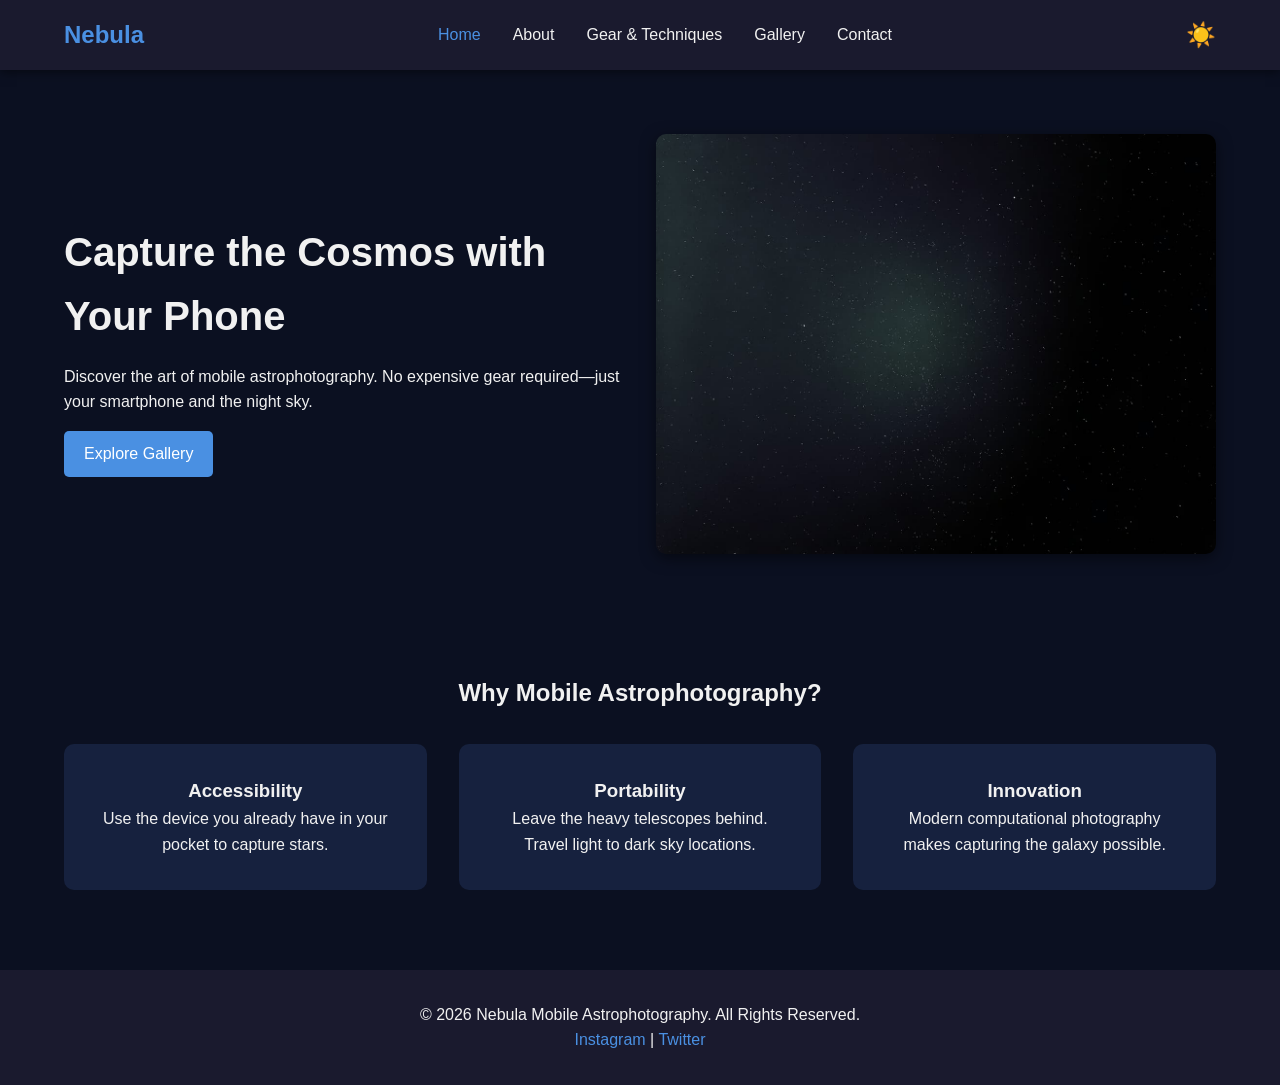
<file: index.html>
<!DOCTYPE html>
<html lang="en">
<head>
    <meta charset="UTF-8">
    <meta name="viewport" content="width=device-width, initial-scale=1.0">
    <meta name="description" content="Nebula — a guide to capturing the night sky using nothing but a smartphone. Gear, techniques, and a gallery of mobile astrophotography.">
    <title>Nebula | Mobile Astrophotography</title>
    <link rel="icon" href="data:image/svg+xml,<svg xmlns=%22http://www.w3.org/2000/svg%22 viewBox=%220 0 100 100%22><text y=%22.9em%22 font-size=%2290%22>%F0%9F%8C%8C</text></svg>">
    <link rel="stylesheet" href="css/style.css">
</head>
<body>
    <header>
        <nav class="navbar">
            <div class="logo">Nebula</div>
            <ul class="nav-links" id="nav-links">
                <li><a href="index.html" class="active">Home</a></li>
                <li><a href="about.html">About</a></li>
                <li><a href="gear.html">Gear &amp; Techniques</a></li>
                <li><a href="gallery.html">Gallery</a></li>
                <li><a href="contact.html">Contact</a></li>
            </ul>
            <div class="nav-controls">
                <button id="theme-toggle" class="theme-btn" aria-label="Toggle light and dark theme">☀️</button>
                <button class="hamburger" id="hamburger" aria-label="Toggle navigation menu" aria-expanded="false" aria-controls="nav-links">
                    <span></span>
                    <span></span>
                    <span></span>
                </button>
            </div>
        </nav>
    </header>

    <main>
        <section class="hero">
            <div class="hero-content">
                <h1>Capture the Cosmos with Your Phone</h1>
                <p>Discover the art of mobile astrophotography. No expensive gear required—just your smartphone and the night sky.</p>
                <a href="gallery.html" class="btn">Explore Gallery</a>
            </div>
            <div class="hero-image">
                <img src="images/index.jpg" alt="Stars">
            </div>
        </section>

        <section class="highlights">
            <h2>Why Mobile Astrophotography?</h2>
            <div class="grid-container">
                <article class="card">
                    <h3>Accessibility</h3>
                    <p>Use the device you already have in your pocket to capture stars.</p>
                </article>
                <article class="card">
                    <h3>Portability</h3>
                    <p>Leave the heavy telescopes behind. Travel light to dark sky locations.</p>
                </article>
                <article class="card">
                    <h3>Innovation</h3>
                    <p>Modern computational photography makes capturing the galaxy possible.</p>
                </article>
            </div>
        </section>
    </main>

    <footer>
        <p>&copy; 2026 Nebula Mobile Astrophotography. All Rights Reserved.</p>
        <div class="social-links">
            <a href="#">Instagram</a> | <a href="#">Twitter</a>
        </div>
    </footer>

    <script src="js/script.js"></script>
</body>
</html>
</file>
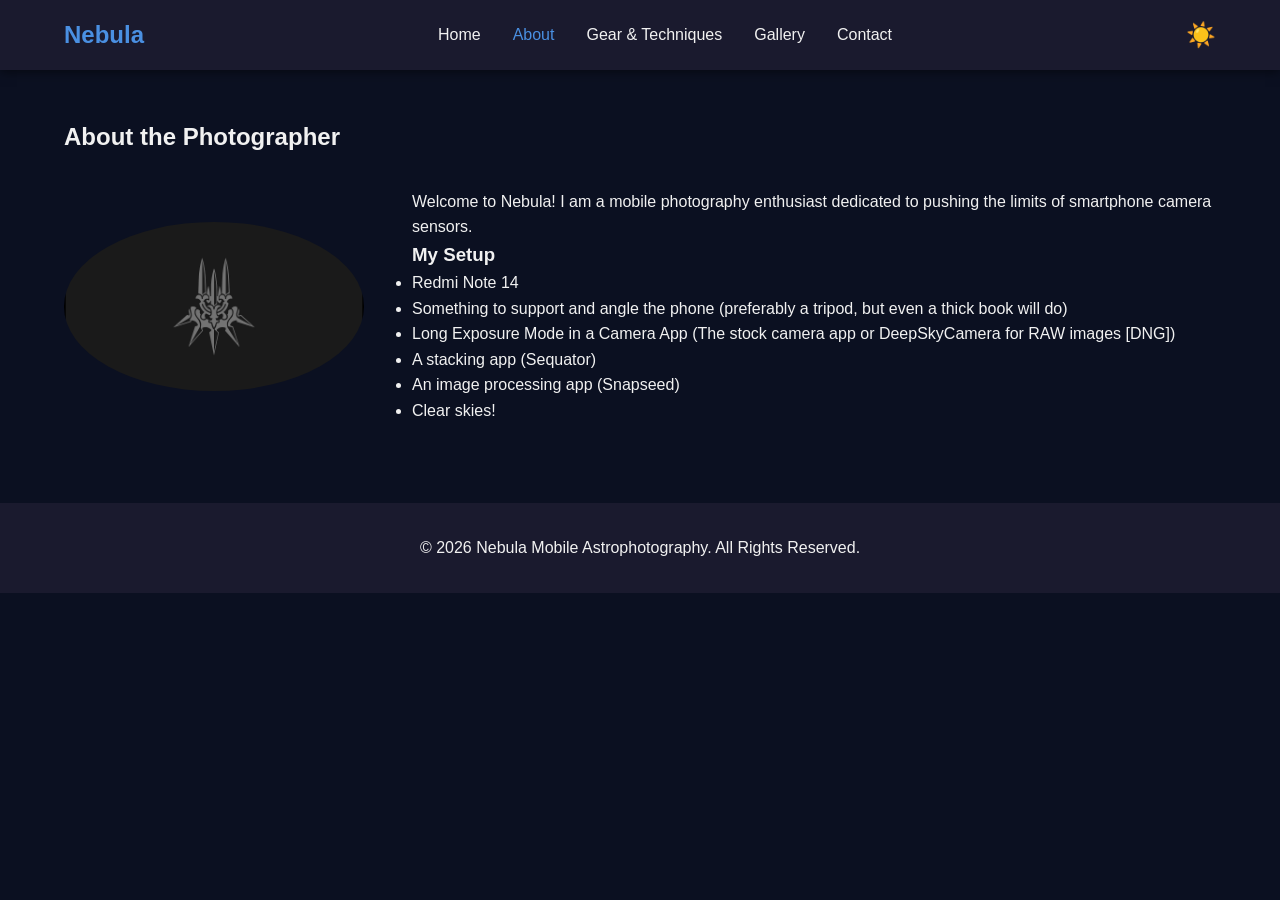
<file: about.html>
<!DOCTYPE html>
<html lang="en">
<head>
    <meta charset="UTF-8">
    <meta name="viewport" content="width=device-width, initial-scale=1.0">
    <meta name="description" content="Meet the photographer behind Nebula and the smartphone setup used to shoot the night sky.">
    <title>About | Nebula</title>
    <link rel="icon" href="data:image/svg+xml,<svg xmlns=%22http://www.w3.org/2000/svg%22 viewBox=%220 0 100 100%22><text y=%22.9em%22 font-size=%2290%22>%F0%9F%8C%8C</text></svg>">
    <link rel="stylesheet" href="css/style.css">
</head>
<body>
    <header>
        <nav class="navbar">
            <div class="logo">Nebula</div>
            <ul class="nav-links" id="nav-links">
                <li><a href="index.html">Home</a></li>
                <li><a href="about.html" class="active">About</a></li>
                <li><a href="gear.html">Gear &amp; Techniques</a></li>
                <li><a href="gallery.html">Gallery</a></li>
                <li><a href="contact.html">Contact</a></li>
            </ul>
            <div class="nav-controls">
                <button id="theme-toggle" class="theme-btn" aria-label="Toggle light and dark theme">☀️</button>
                <button class="hamburger" id="hamburger" aria-label="Toggle navigation menu" aria-expanded="false" aria-controls="nav-links">
                    <span></span>
                    <span></span>
                    <span></span>
                </button>
            </div>
        </nav>
    </header>

    <main>
        <section class="about-section">
            <h2>About the Photographer</h2>
            <div class="about-flex">
                <img src="images/photographer.jpg" alt="Photographer Profile" class="profile-img">
                <div class="about-text">
                    <p>Welcome to Nebula! I am a mobile photography enthusiast dedicated to pushing the limits of smartphone camera sensors.</p>
                    <h3>My Setup</h3>
                    <ul>
                        <li>Redmi Note 14</li>
                        <li>Something to support and angle the phone (preferably a tripod, but even a thick book will do)</li>
                        <li>Long Exposure Mode in a Camera App (The stock camera app or DeepSkyCamera for RAW images [DNG])</li>
                        <li>A stacking app (Sequator)</li>
                        <li>An image processing app (Snapseed)</li>
                        <li>Clear skies!</li>
                    </ul>
                </div>
            </div>
        </section>
    </main>

    <footer>
        <p>&copy; 2026 Nebula Mobile Astrophotography. All Rights Reserved.</p>   
    </footer>

    <script src="js/script.js"></script>
</body>
</html>
</file>
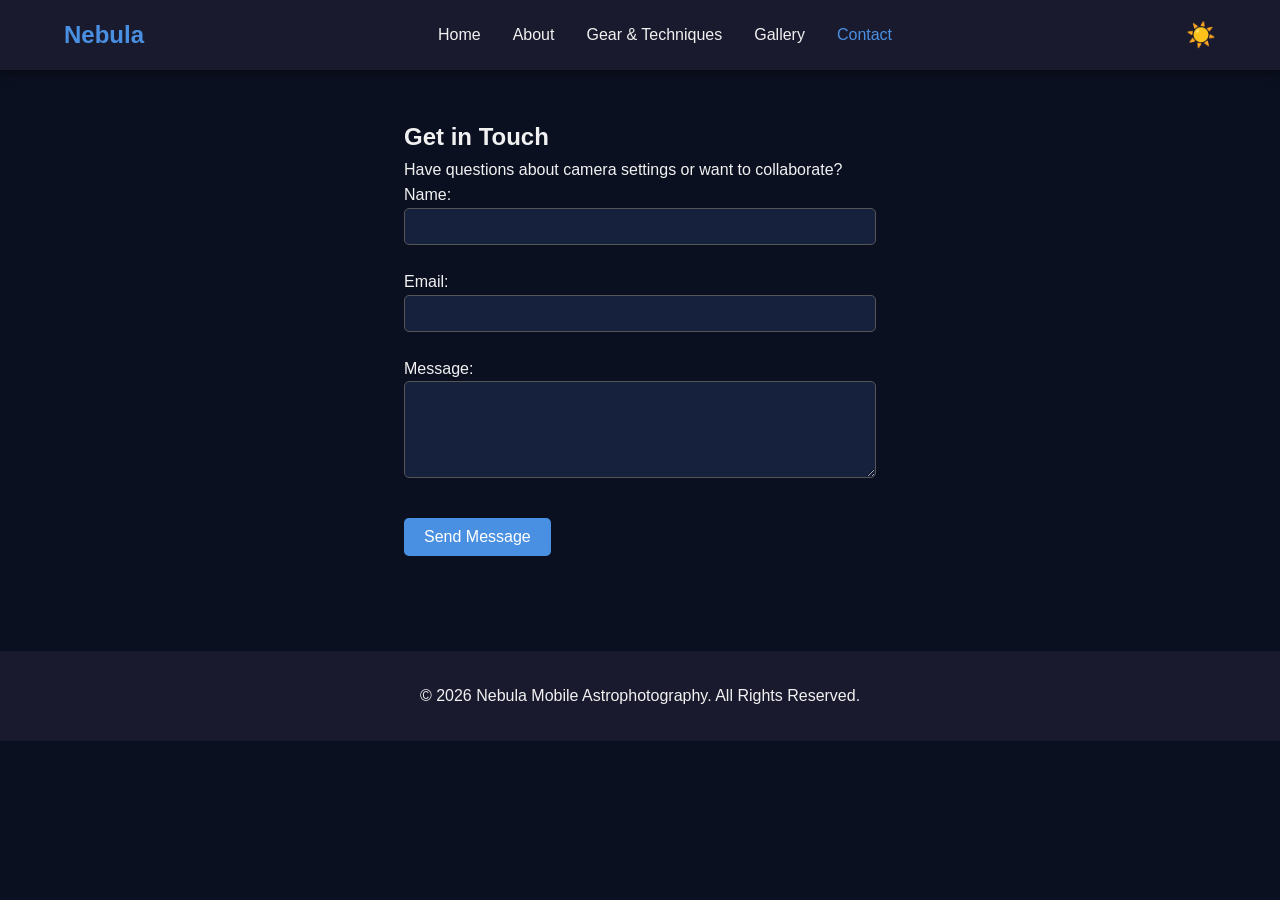
<file: contact.html>
<!DOCTYPE html>
<html lang="en">
<head>
    <meta charset="UTF-8">
    <meta name="viewport" content="width=device-width, initial-scale=1.0">
    <meta name="description" content="Get in touch about mobile astrophotography settings, gear, or collaborations.">
    <title>Contact | Nebula</title>
    <link rel="icon" href="data:image/svg+xml,<svg xmlns=%22http://www.w3.org/2000/svg%22 viewBox=%220 0 100 100%22><text y=%22.9em%22 font-size=%2290%22>%F0%9F%8C%8C</text></svg>">
    <link rel="stylesheet" href="css/style.css">
</head>
<body>
    <header>
        <nav class="navbar">
            <div class="logo">Nebula</div>
            <ul class="nav-links" id="nav-links">
                <li><a href="index.html">Home</a></li>
                <li><a href="about.html">About</a></li>
                <li><a href="gear.html">Gear &amp; Techniques</a></li>
                <li><a href="gallery.html">Gallery</a></li>
                <li><a href="contact.html" class="active">Contact</a></li>
            </ul>
            <div class="nav-controls">
                <button id="theme-toggle" class="theme-btn" aria-label="Toggle light and dark theme">☀️</button>
                <button class="hamburger" id="hamburger" aria-label="Toggle navigation menu" aria-expanded="false" aria-controls="nav-links">
                    <span></span>
                    <span></span>
                    <span></span>
                </button>
            </div>
        </nav>
    </header>

    <main>
        <section class="contact-section">
            <h2>Get in Touch</h2>
            <p>Have questions about camera settings or want to collaborate?</p>
            
            <form id="contact-form" class="contact-form" novalidate>
                <div class="form-group">
                    <label for="name">Name:</label>
                    <input type="text" id="name" name="name" aria-describedby="name-error">
                    <span class="error-msg" id="name-error" role="alert"></span>
                </div>
                <div class="form-group">
                    <label for="email">Email:</label>
                    <input type="email" id="email" name="email" aria-describedby="email-error">
                    <span class="error-msg" id="email-error" role="alert"></span>
                </div>
                <div class="form-group">
                    <label for="message">Message:</label>
                    <textarea id="message" name="message" rows="5" aria-describedby="message-error"></textarea>
                    <span class="error-msg" id="message-error" role="alert"></span>
                </div>
                <button type="submit" class="btn">Send Message</button>
                <div id="success-msg" class="success-msg" role="status" aria-live="polite"></div>
            </form>
        </section>
    </main>

    <footer>
        <p>&copy; 2026 Nebula Mobile Astrophotography. All Rights Reserved.</p>
    </footer>

    <script src="js/script.js"></script>
</body>
</html>
</file>
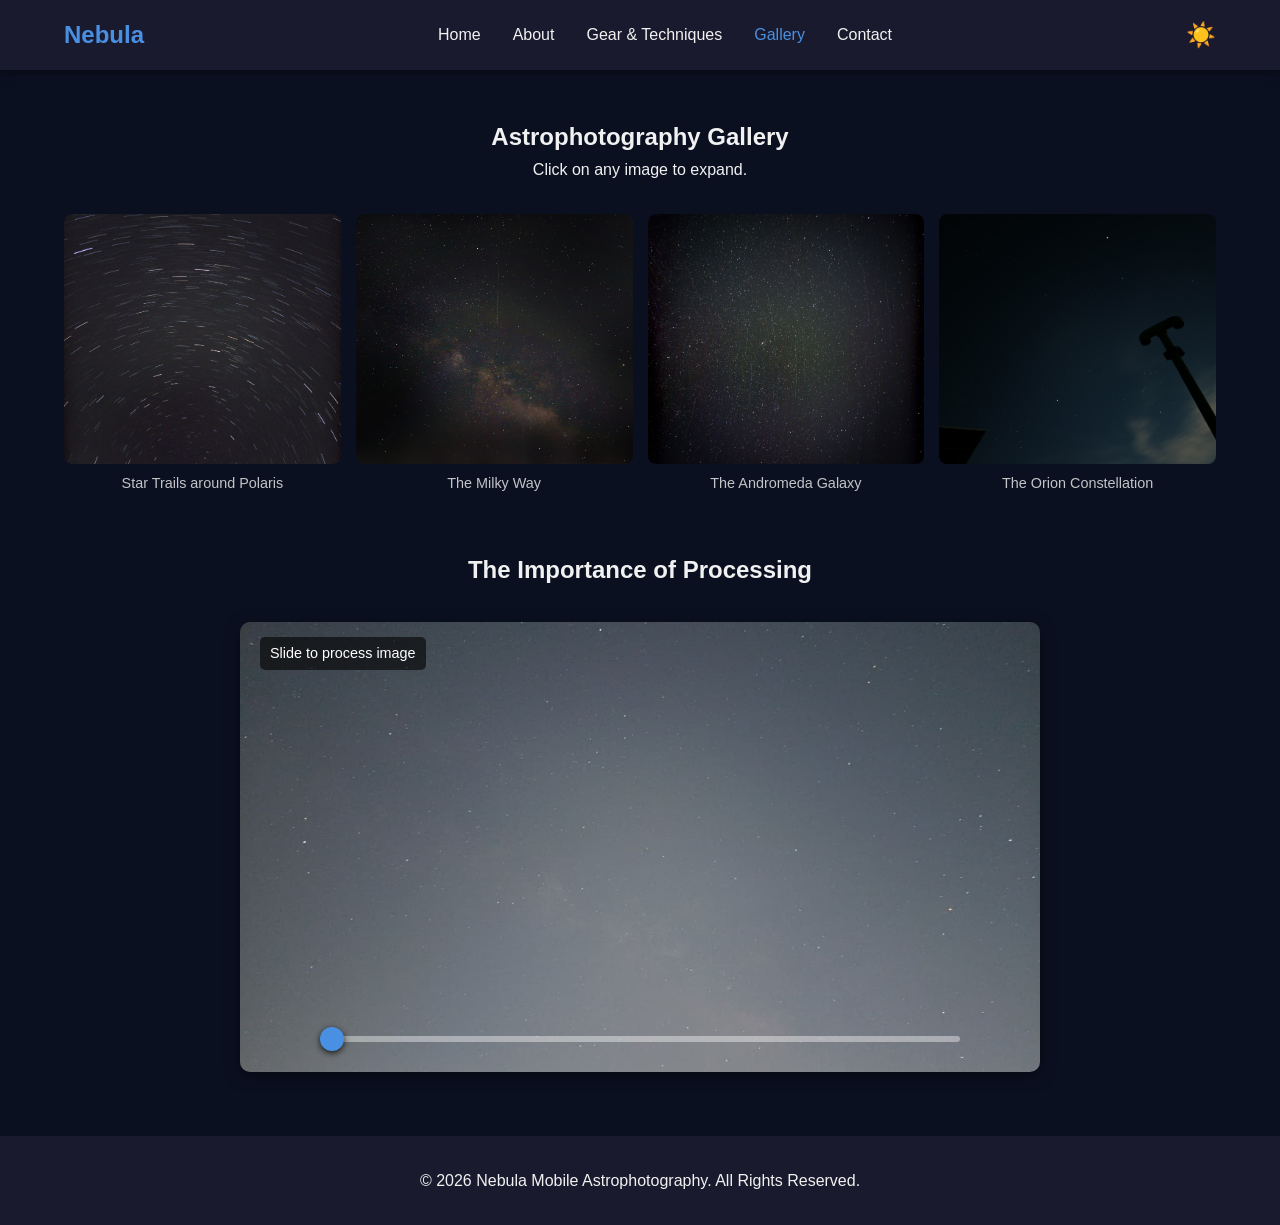
<file: gallery.html>
<!DOCTYPE html>
<html lang="en">
<head>
    <meta charset="UTF-8">
    <meta name="viewport" content="width=device-width, initial-scale=1.0">
    <meta name="description" content="A gallery of mobile astrophotography — star trails, the Milky Way, Andromeda, and Orion, all shot on a smartphone.">
    <title>Gallery | Nebula</title>
    <link rel="icon" href="data:image/svg+xml,<svg xmlns=%22http://www.w3.org/2000/svg%22 viewBox=%220 0 100 100%22><text y=%22.9em%22 font-size=%2290%22>%F0%9F%8C%8C</text></svg>">
    <link rel="stylesheet" href="css/style.css">
</head>
<body>
    <header>
        <nav class="navbar">
            <div class="logo">Nebula</div>
            <ul class="nav-links" id="nav-links">
                <li><a href="index.html">Home</a></li>
                <li><a href="about.html">About</a></li>
                <li><a href="gear.html">Gear &amp; Techniques</a></li>
                <li><a href="gallery.html" class="active">Gallery</a></li>
                <li><a href="contact.html">Contact</a></li>
            </ul>
            <div class="nav-controls">
                <button id="theme-toggle" class="theme-btn" aria-label="Toggle light and dark theme">☀️</button>
                <button class="hamburger" id="hamburger" aria-label="Toggle navigation menu" aria-expanded="false" aria-controls="nav-links">
                    <span></span>
                    <span></span>
                    <span></span>
                </button>
            </div>
        </nav>
    </header>

    <main>
        <section class="gallery-section">
            <h2>Astrophotography Gallery</h2>
            <p>Click on any image to expand.</p>
            <div class="gallery-grid">
                <figure class="gallery-item">
                    <img src="images/StarTrails.jpg" alt="Star Trails around Polaris, the North Star" class="gallery-img">
                    <figcaption>Star Trails around Polaris</figcaption>
                </figure>
                <figure class="gallery-item">
                    <img src="images/MWprocessed.jpg" alt="The Milky Way" class="gallery-img">
                    <figcaption>The Milky Way</figcaption>
                </figure>
                <figure class="gallery-item">
                    <img src="images/Andromeda.jpeg" alt="The Andromeda Galaxy amidst the sea of stars" class="gallery-img">
                    <figcaption>The Andromeda Galaxy</figcaption>
                </figure>
                <figure class="gallery-item">
                    <img src="images/Orion.jpg" alt="The Orion Constellation" class="gallery-img">
                    <figcaption>The Orion Constellation</figcaption>
                </figure>
            </div>
        </section>

        <!-- Dynamic JS Modal -->
        <div id="image-modal" class="modal" role="dialog" aria-modal="true" aria-label="Expanded gallery image" aria-hidden="true">
            <button class="close-modal" id="close-modal" aria-label="Close expanded image">&times;</button>
            <img class="modal-content" id="modal-img" alt="">
            <div id="modal-caption"></div>
        </div>
    </main>

    
    <!-- Before/After Fade Slider -->
         <h2 class="center-title">The Importance of Processing</h2>
<div class="fade-slider-container">

    <p class="slider-label">Slide to process image</p>
    <!-- Bottom image (Processed/Edited) -->
    <img src="images/MWprocessed.jpg" alt="Processed Night Sky" class="slider-img-bottom">
    
    <!-- Top image (Unprocessed/Raw) that will fade out -->
    <img src="images/MWunprocessed.jpg" alt="Raw Night Sky" class="slider-img-top" id="fade-top-img">
    
    <!-- Range Input Slider -->
    <input type="range" min="0" max="100" value="0" class="opacity-slider" id="opacity-slider">
</div>



    <footer>
        <p>&copy; 2026 Nebula Mobile Astrophotography. All Rights Reserved.</p>
    </footer>

    <script src="js/script.js"></script>

</body>
</html>
</file>
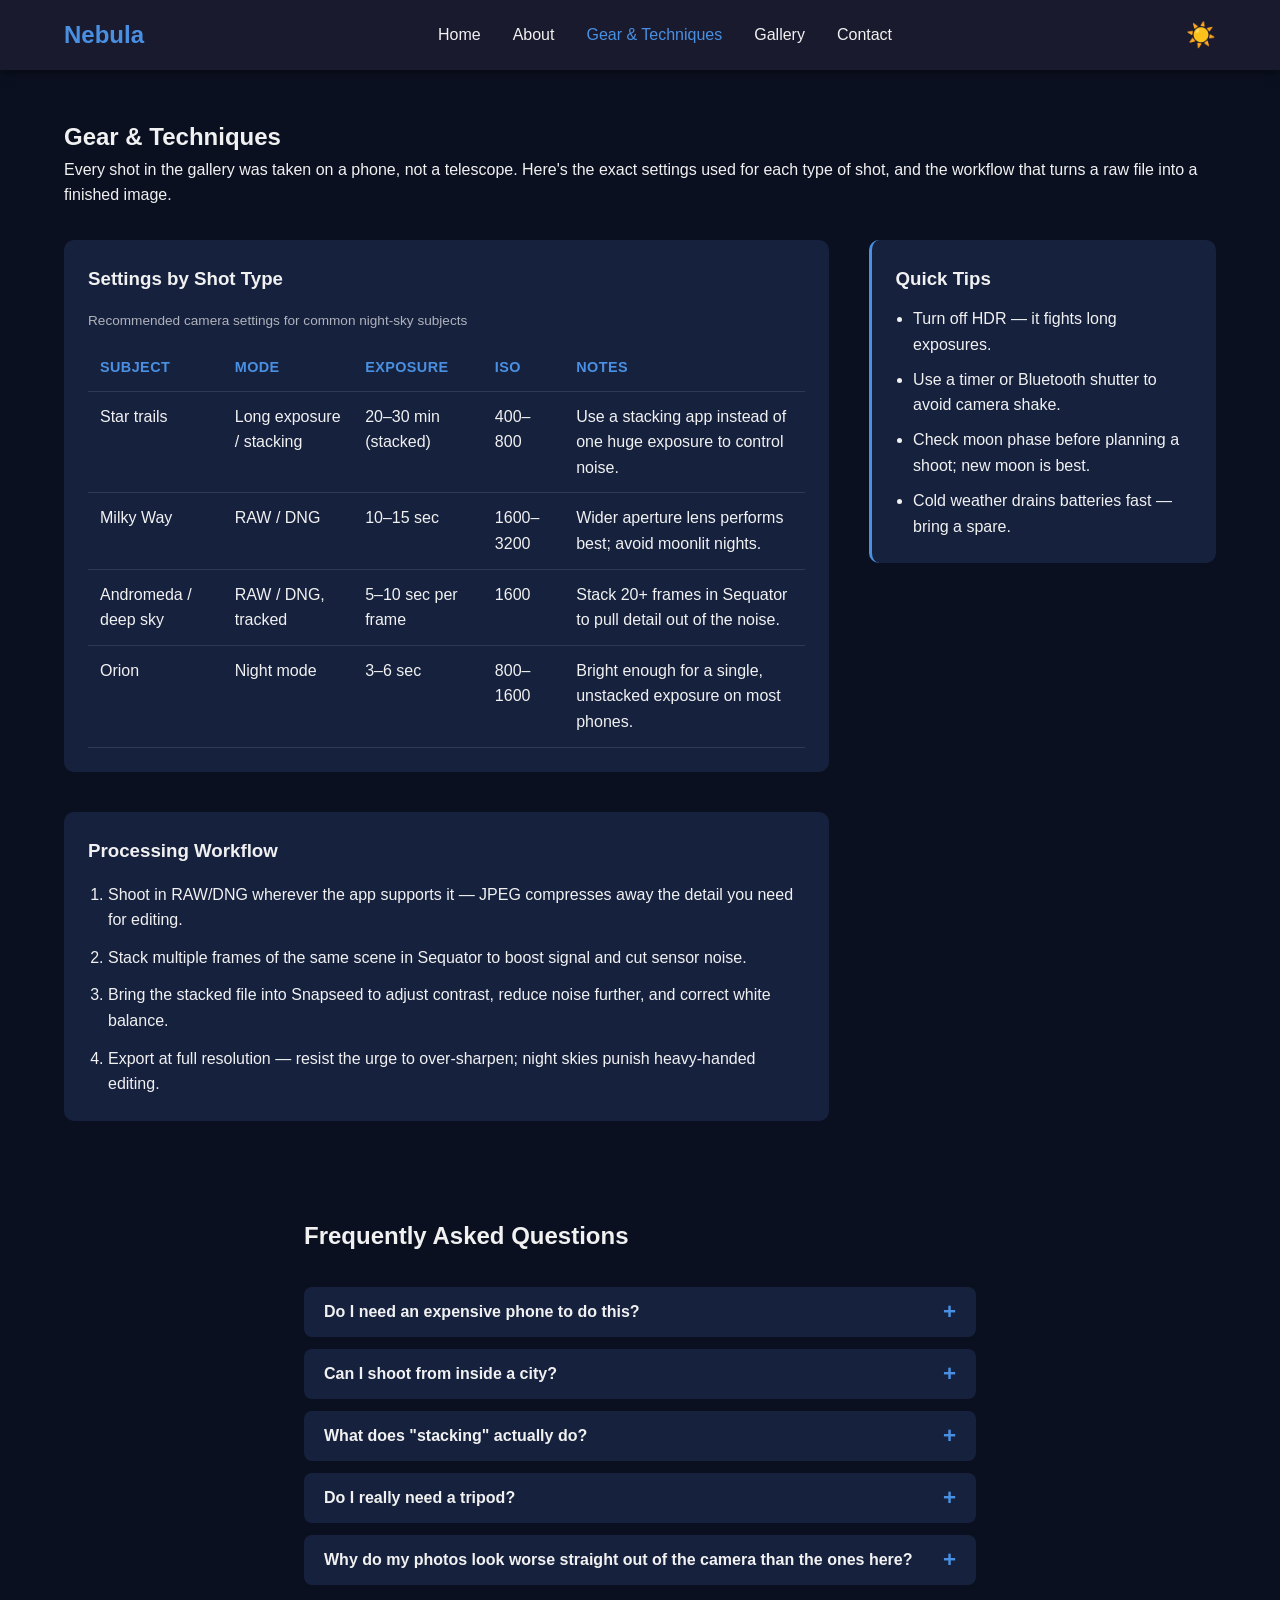
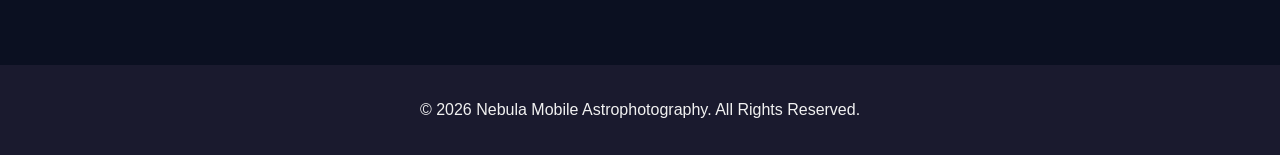
<file: gear.html>
<!DOCTYPE html>
<html lang="en">
<head>
    <meta charset="UTF-8">
    <meta name="viewport" content="width=device-width, initial-scale=1.0">
    <meta name="description" content="The phone settings, apps, and processing workflow behind Nebula's mobile astrophotography shots.">
    <title>Gear &amp; Techniques | Nebula</title>
    <link rel="icon" href="data:image/svg+xml,<svg xmlns=%22http://www.w3.org/2000/svg%22 viewBox=%220 0 100 100%22><text y=%22.9em%22 font-size=%2290%22>%F0%9F%8C%8C</text></svg>">
    <link rel="stylesheet" href="css/style.css">
</head>
<body>
    <header>
        <nav class="navbar">
            <div class="logo">Nebula</div>
            <ul class="nav-links" id="nav-links">
                <li><a href="index.html">Home</a></li>
                <li><a href="about.html">About</a></li>
                <li><a href="gear.html" class="active">Gear &amp; Techniques</a></li>
                <li><a href="gallery.html">Gallery</a></li>
                <li><a href="contact.html">Contact</a></li>
            </ul>
            <div class="nav-controls">
                <button id="theme-toggle" class="theme-btn" aria-label="Toggle light and dark theme">☀️</button>
                <button class="hamburger" id="hamburger" aria-label="Toggle navigation menu" aria-expanded="false" aria-controls="nav-links">
                    <span></span>
                    <span></span>
                    <span></span>
                </button>
            </div>
        </nav>
    </header>

    <main>
        <section class="gear-section">
            <h2>Gear &amp; Techniques</h2>
            <p>Every shot in the gallery was taken on a phone, not a telescope. Here's the exact settings used for each type of shot, and the workflow that turns a raw file into a finished image.</p>

            <div class="gear-layout">
                <div class="gear-main">
                    <article class="table-wrap">
                        <h3>Settings by Shot Type</h3>
                        <table class="specs-table">
                            <caption>Recommended camera settings for common night-sky subjects</caption>
                            <thead>
                                <tr>
                                    <th scope="col">Subject</th>
                                    <th scope="col">Mode</th>
                                    <th scope="col">Exposure</th>
                                    <th scope="col">ISO</th>
                                    <th scope="col">Notes</th>
                                </tr>
                            </thead>
                            <tbody>
                                <tr>
                                    <td>Star trails</td>
                                    <td>Long exposure / stacking</td>
                                    <td>20–30 min (stacked)</td>
                                    <td>400–800</td>
                                    <td>Use a stacking app instead of one huge exposure to control noise.</td>
                                </tr>
                                <tr>
                                    <td>Milky Way</td>
                                    <td>RAW / DNG</td>
                                    <td>10–15 sec</td>
                                    <td>1600–3200</td>
                                    <td>Wider aperture lens performs best; avoid moonlit nights.</td>
                                </tr>
                                <tr>
                                    <td>Andromeda / deep sky</td>
                                    <td>RAW / DNG, tracked</td>
                                    <td>5–10 sec per frame</td>
                                    <td>1600</td>
                                    <td>Stack 20+ frames in Sequator to pull detail out of the noise.</td>
                                </tr>
                                <tr>
                                    <td>Orion</td>
                                    <td>Night mode</td>
                                    <td>3–6 sec</td>
                                    <td>800–1600</td>
                                    <td>Bright enough for a single, unstacked exposure on most phones.</td>
                                </tr>
                            </tbody>
                        </table>
                    </article>

                    <article class="workflow">
                        <h3>Processing Workflow</h3>
                        <ol class="workflow-list">
                            <li>Shoot in RAW/DNG wherever the app supports it — JPEG compresses away the detail you need for editing.</li>
                            <li>Stack multiple frames of the same scene in Sequator to boost signal and cut sensor noise.</li>
                            <li>Bring the stacked file into Snapseed to adjust contrast, reduce noise further, and correct white balance.</li>
                            <li>Export at full resolution — resist the urge to over-sharpen; night skies punish heavy-handed editing.</li>
                        </ol>
                    </article>
                </div>

                <aside class="gear-aside">
                    <h3>Quick Tips</h3>
                    <ul>
                        <li>Turn off HDR — it fights long exposures.</li>
                        <li>Use a timer or Bluetooth shutter to avoid camera shake.</li>
                        <li>Check moon phase before planning a shoot; new moon is best.</li>
                        <li>Cold weather drains batteries fast — bring a spare.</li>
                    </ul>
                </aside>
            </div>
        </section>

        <section class="faq-section">
            <h2>Frequently Asked Questions</h2>
            <div class="faq-list">
                <div class="faq-item">
                    <h3>
                        <button class="faq-question" aria-expanded="false" aria-controls="faq-answer-1" id="faq-trigger-1">
                            Do I need an expensive phone to do this?
                        </button>
                    </h3>
                    <div class="faq-answer" id="faq-answer-1" role="region" aria-labelledby="faq-trigger-1" hidden>
                        <p>No. Any phone with a manual/Pro camera mode and RAW support will work — the Redmi Note 14 used throughout this site is a mid-range phone, not a flagship. What actually matters is a steady mount and a dark sky, not the sensor.</p>
                    </div>
                </div>
                <div class="faq-item">
                    <h3>
                        <button class="faq-question" aria-expanded="false" aria-controls="faq-answer-2" id="faq-trigger-2">
                            Can I shoot from inside a city?
                        </button>
                    </h3>
                    <div class="faq-answer" id="faq-answer-2" role="region" aria-labelledby="faq-trigger-2" hidden>
                        <p>Light pollution will drown out faint detail like the Milky Way, but brighter targets like the Moon, Orion, or star trails around a bright star are still shootable. For anything faint, you'll want to drive at least 30–60 minutes away from city lights.</p>
                    </div>
                </div>
                <div class="faq-item">
                    <h3>
                        <button class="faq-question" aria-expanded="false" aria-controls="faq-answer-3" id="faq-trigger-3">
                            What does "stacking" actually do?
                        </button>
                    </h3>
                    <div class="faq-answer" id="faq-answer-3" role="region" aria-labelledby="faq-trigger-3" hidden>
                        <p>A single long exposure at a phone's small sensor size is noisy. Stacking software like Sequator aligns and averages dozens of shorter exposures, which cancels out random sensor noise while reinforcing the real signal — the stars and sky detail get cleaner without needing one impossibly long exposure.</p>
                    </div>
                </div>
                <div class="faq-item">
                    <h3>
                        <button class="faq-question" aria-expanded="false" aria-controls="faq-answer-4" id="faq-trigger-4">
                            Do I really need a tripod?
                        </button>
                    </h3>
                    <div class="faq-answer" id="faq-answer-4" role="region" aria-labelledby="faq-trigger-4" hidden>
                        <p>You need something that holds the phone perfectly still for several seconds — a tripod is the easiest way, but a stack of books, a windowsill, or a beanbag works too. Any movement during a long exposure shows up as blur.</p>
                    </div>
                </div>
                <div class="faq-item">
                    <h3>
                        <button class="faq-question" aria-expanded="false" aria-controls="faq-answer-5" id="faq-trigger-5">
                            Why do my photos look worse straight out of the camera than the ones here?
                        </button>
                    </h3>
                    <div class="faq-answer" id="faq-answer-5" role="region" aria-labelledby="faq-trigger-5" hidden>
                        <p>Every image on this site is processed, not straight out of camera — see the before/after slider on the Gallery page. RAW night-sky shots look flat and grey until they're stacked and edited; that processing step is doing as much work as the exposure itself.</p>
                    </div>
                </div>
            </div>
        </section>
    </main>

    <footer>
        <p>&copy; 2026 Nebula Mobile Astrophotography. All Rights Reserved.</p>
    </footer>

    <script src="js/script.js"></script>
</body>
</html>
</file>
<file: css/style.css>
/* Custom Properties for Theming */
:root {
    --bg-color: #0b1021;
    --text-color: #f1f1f1;
    --primary-color: #4a90e2;
    --nav-bg: #1a1a2e;
    --card-bg: #16213e;
    --error-color: #e74c3c;
}

/* Light Theme Variables applied via JS */
.light-mode {
    --bg-color: #f4f4f9;
    --text-color: #333333;
    --nav-bg: #ffffff;
    --card-bg: #e2e2e2;
}

/* Reset & Base Styles */
* {
    margin: 0;
    padding: 0;
    box-sizing: border-box;
}

body {
    font-family: 'Segoe UI', Tahoma, Geneva, Verdana, sans-serif;
    background-color: var(--bg-color);
    color: var(--text-color);
    transition: background-color 0.3s, color 0.3s;
    line-height: 1.6;
}

/* Navigation - Flexbox */
.navbar {
    display: flex;
    justify-content: space-between;
    align-items: center;
    padding: 1rem 5%;
    background-color: var(--nav-bg);
    box-shadow: 0 2px 10px rgba(0,0,0,0.5);
}

.logo {
    font-size: 1.5rem;
    font-weight: bold;
    color: var(--primary-color);
}

.nav-links {
    list-style: none;
    display: flex;
    gap: 2rem;
}

.nav-links a {
    text-decoration: none;
    color: var(--text-color);
    font-weight: 500;
    transition: color 0.3s;
}

.nav-links a:hover, .nav-links a.active {
    color: var(--primary-color);
}

.nav-controls {
    display: flex;
    align-items: center;
    gap: 1rem;
}

.theme-btn {
    background: none;
    border: none;
    font-size: 1.5rem;
    cursor: pointer;
}

.hamburger {
    display: none;
    flex-direction: column;
    gap: 5px;
    cursor: pointer;
    background: none;
    border: none;
    padding: 4px;
}

.hamburger:focus-visible,
.theme-btn:focus-visible,
.nav-links a:focus-visible,
.btn:focus-visible {
    outline: 2px solid var(--primary-color);
    outline-offset: 2px;
}

.hamburger span {
    width: 25px;
    height: 3px;
    background-color: var(--text-color);
    transition: 0.3s;
}

/* Hero Section - Flexbox */
.hero {
    display: flex;
    align-items: center;
    justify-content: space-between;
    padding: 4rem 5%;
    gap: 2rem;
}

.hero-content {
    flex: 1;
}

.hero-content h1 {
    font-size: 2.5rem;
    margin-bottom: 1rem;
}

.hero-image {
    flex: 1;
}

.hero-image img {
    width: 100%;
    border-radius: 10px;
    box-shadow: 0 4px 15px rgba(0,0,0,0.5);
}

.btn {
    display: inline-block;
    padding: 10px 20px;
    background-color: var(--primary-color);
    color: #fff;
    text-decoration: none;
    border: none;
    border-radius: 5px;
    cursor: pointer;
    font-size: 1rem;
    margin-top: 1rem;
}

/* Highlights Grid */
.highlights {
    padding: 3rem 5%;
    text-align: center;
}

.grid-container {
    display: grid;
    grid-template-columns: repeat(auto-fit, minmax(250px, 1fr));
    gap: 2rem;
    margin-top: 2rem;
}

.card {
    background-color: var(--card-bg);
    padding: 2rem;
    border-radius: 10px;
    transition: transform 0.3s;
}

.card:hover {
    transform: translateY(-5px);
}

/* Gallery Grid */
.gallery-section {
    padding: 3rem 5%;
    text-align: center;
}

.gallery-grid {
    display: grid;
    grid-template-columns: repeat(auto-fit, minmax(250px, 1fr));
    gap: 15px;
    margin-top: 2rem;
}

.gallery-item {
    margin: 0;
    overflow: hidden;
    border-radius: 8px;
}

.gallery-img {
    width: 100%;
    height: 250px;
    object-fit: cover;
    border-radius: 8px;
    cursor: pointer;
    display: block;
    transition: transform 0.3s;
}

.gallery-img:hover {
    transform: scale(1.05);
}

.gallery-item figcaption {
    padding: 8px 4px;
    font-size: 0.9rem;
    opacity: 0.8;
}

/* Modal Styling */
.modal {
    display: none;
    position: fixed;
    z-index: 1000;
    left: 0;
    top: 0;
    width: 100%;
    height: 100%;
    background-color: rgba(0,0,0,0.9);
}

.modal-content {
    margin: auto;
    display: block;
    max-width: 80%;
    max-height: 80vh;
    margin-top: 5%;
}

#modal-caption {
    margin: auto;
    display: block;
    width: 80%;
    text-align: center;
    color: #ccc;
    padding: 10px 0;
}

.close-modal {
    position: absolute;
    top: 20px;
    right: 35px;
    background: none;
    border: none;
    color: #f1f1f1;
    font-size: 40px;
    font-weight: bold;
    cursor: pointer;
    line-height: 1;
}

/* About Section */
.about-section {
    padding: 3rem 5%;
}

.about-flex {
    display: flex;
    gap: 3rem;
    align-items: center;
    margin-top: 2rem;
}

.profile-img {
    width: 300px;
    border-radius: 50%;
}

/* Gear & Techniques Page */
.gear-section {
    padding: 3rem 5%;
}

.gear-layout {
    display: grid;
    grid-template-columns: 2.2fr 1fr;
    gap: 2.5rem;
    margin-top: 2rem;
    align-items: start;
}

.gear-main {
    display: flex;
    flex-direction: column;
    gap: 2.5rem;
}

.table-wrap,
.workflow {
    background-color: var(--card-bg);
    padding: 1.5rem;
    border-radius: 10px;
}

.specs-table {
    width: 100%;
    border-collapse: collapse;
    margin-top: 1rem;
}

.specs-table caption {
    text-align: left;
    font-size: 0.85rem;
    opacity: 0.7;
    margin-bottom: 0.75rem;
}

.specs-table th,
.specs-table td {
    text-align: left;
    padding: 0.75rem;
    border-bottom: 1px solid rgba(255, 255, 255, 0.1);
    vertical-align: top;
}

.specs-table th {
    color: var(--primary-color);
    font-size: 0.9rem;
    text-transform: uppercase;
    letter-spacing: 0.03em;
}

.workflow-list {
    margin-top: 1rem;
    padding-left: 1.25rem;
    display: flex;
    flex-direction: column;
    gap: 0.75rem;
}

.gear-aside {
    background-color: var(--card-bg);
    padding: 1.5rem;
    border-radius: 10px;
    border-left: 3px solid var(--primary-color);
}

.gear-aside h3 {
    margin-bottom: 0.75rem;
}

.gear-aside ul {
    padding-left: 1.1rem;
    display: flex;
    flex-direction: column;
    gap: 0.6rem;
}

/* FAQ Accordion */
.faq-section {
    padding: 3rem 5%;
    max-width: 800px;
    margin: 0 auto;
}

.faq-list {
    margin-top: 2rem;
    display: flex;
    flex-direction: column;
    gap: 0.75rem;
}

.faq-item {
    background-color: var(--card-bg);
    border-radius: 8px;
    overflow: hidden;
}

.faq-item h3 {
    margin: 0;
}

.faq-question {
    width: 100%;
    text-align: left;
    background: none;
    border: none;
    color: var(--text-color);
    font-size: 1rem;
    font-weight: 600;
    padding: 1rem 3rem 1rem 1.25rem;
    cursor: pointer;
    position: relative;
}

.faq-question::after {
    content: '+';
    position: absolute;
    right: 1.25rem;
    top: 50%;
    transform: translateY(-50%);
    font-size: 1.4rem;
    color: var(--primary-color);
    transition: transform 0.25s ease;
}

.faq-question[aria-expanded="true"]::after {
    transform: translateY(-50%) rotate(45deg);
}

.faq-answer {
    padding: 0 1.25rem 1.25rem 1.25rem;
}

.faq-answer p {
    opacity: 0.85;
}

/* Contact Form */
.contact-section {
    padding: 3rem 5%;
    max-width: 600px;
    margin: 0 auto;
}

.form-group {
    margin-bottom: 1.5rem;
    display: flex;
    flex-direction: column;
    text-align: left;
}

.form-group input, .form-group textarea {
    padding: 10px;
    border: 1px solid #555;
    border-radius: 5px;
    background-color: var(--card-bg);
    color: var(--text-color);
}

.error-msg {
    color: var(--error-color);
    font-size: 0.85rem;
    margin-top: 5px;
    display: none;
}

.success-msg {
    color: #2ecc71;
    margin-top: 15px;
    font-weight: bold;
}

/* Footer */
footer {
    text-align: center;
    padding: 2rem;
    background-color: var(--nav-bg);
    margin-top: 2rem;
}

footer a {
    color: var(--primary-color);
    text-decoration: none;
}

/* Responsive Media Queries */

/* Tablet: tighten spacing and collapse the gear page to one column
   before things drop all the way to the mobile layout below */
@media (max-width: 1024px) {
    .hero {
        padding: 3rem 5%;
    }

    .gear-layout {
        grid-template-columns: 1fr;
    }

    .gear-aside {
        border-left: none;
        border-top: 3px solid var(--primary-color);
    }

    .about-flex {
        gap: 2rem;
    }

    .profile-img {
        width: 220px;
    }
}

@media (max-width: 768px) {
    .nav-links {
        display: none; /* Hidden by default on mobile */
        flex-direction: column;
        position: absolute;
        top: 60px;
        left: 0;
        width: 100%;
        background-color: var(--nav-bg);
        text-align: center;
        padding: 1rem 0;
    }

    .nav-links.active {
        display: flex; /* Shown when toggled by JS */
    }

    .hamburger {
        display: flex;
    }

    .hero {
        flex-direction: column;
        text-align: center;
    }
    
    .about-flex {
        flex-direction: column;
    }

    .table-wrap {
        overflow-x: auto;
    }

    .specs-table {
        min-width: 560px;
    }
}

.center-title { text-align: center; }


/* Fade Slider Container */
.fade-slider-container {
    position: relative;
    max-width: 800px;
    margin: 2rem auto 4rem auto;
    border-radius: 10px;
    overflow: hidden;
    box-shadow: 0 4px 15px rgba(0,0,0,0.5);
    background-color: var(--card-bg);
}

.slider-label {
    position: absolute;
    top: 15px;
    left: 20px;
    z-index: 3;
    background: rgba(0, 0, 0, 0.6);
    color: #fff;
    padding: 5px 10px;
    border-radius: 5px;
    font-size: 0.9rem;
}

/* Base styling for both images */
.fade-slider-container img {
    width: 100%;
    display: block;
    aspect-ratio: 16/9;
    object-fit: cover;
}

/* The processed image sits at the bottom */
.slider-img-bottom {
    position: relative;
    z-index: 0;
}

/* The raw image sits directly on top */
.slider-img-top {
    position: absolute;
    top: 0;
    left: 0;
    width: 100%;
    height: 100%;
    z-index: 1;
    /* Opacity is controlled dynamically by JavaScript */
}

/* Range Input Styling */
.opacity-slider {
    position: absolute;
    bottom: 30px;
    left: 50%;
    transform: translateX(-50%);
    width: 80%;
    z-index: 2;
    -webkit-appearance: none;
    appearance: none;
    background: rgba(255, 255, 255, 0.4);
    height: 6px;
    border-radius: 5px;
    outline: none;
}

.opacity-slider::-webkit-slider-thumb {
    -webkit-appearance: none;
    appearance: none;
    width: 24px;
    height: 24px;
    border-radius: 50%;
    background: var(--primary-color);
    cursor: pointer;
    box-shadow: 0 2px 6px rgba(0,0,0,0.8);
}

.opacity-slider::-moz-range-thumb {
    width: 24px;
    height: 24px;
    border-radius: 50%;
    background: var(--primary-color);
    cursor: pointer;
    box-shadow: 0 2px 6px rgba(0,0,0,0.8);
}
</file>
